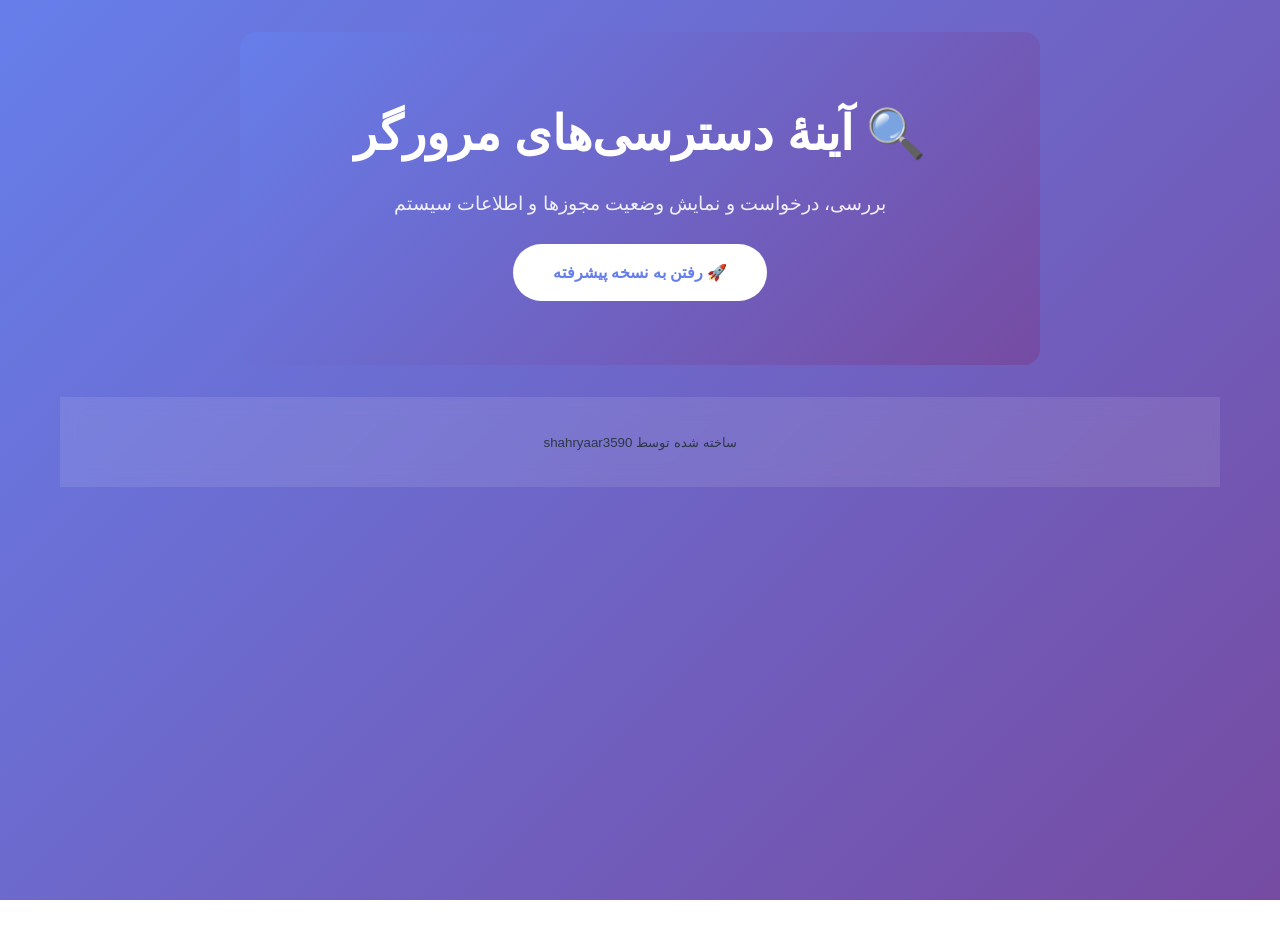
<file: index.html>
<!DOCTYPE html>
<html lang="fa" dir="rtl">
<head>
    <meta charset="UTF-8">
    <title>آینهٔ دسترسی‌های مرورگر</title>
    <meta name="viewport" content="width=device-width, initial-scale=1">
    <link rel="stylesheet" href="style-v2.css">
    <style>
        .hero {
            text-align: center;
            padding: 4rem 2rem;
            background: linear-gradient(135deg, #667eea 0%, #764ba2 100%);
            border-radius: 16px;
            color: white;
            margin: 2rem auto;
            max-width: 800px;
        }
        .hero h1 { font-size: 3rem; margin-bottom: 1rem; }
        .hero p { font-size: 1.2rem; opacity: 0.9; }
        .cta-btn {
            display: inline-block;
            padding: 1rem 2.5rem;
            background: white;
            color: #667eea;
            text-decoration: none;
            border-radius: 50px;
            font-weight: bold;
            margin-top: 1.5rem;
            transition: transform 0.3s;
        }
        .cta-btn:hover { transform: scale(1.05); }
        .footer { text-align: center; margin-top: 2rem; color: var(--muted); }
    </style>
</head>
<body>
    <div class="container">
        <div class="hero">
            <h1>🔍 آینهٔ دسترسی‌های مرورگر</h1>
            <p>بررسی، درخواست و نمایش وضعیت مجوزها و اطلاعات سیستم</p>
            <a href="Main.html" class="cta-btn">🚀 رفتن به نسخه پیشرفته</a>
        </div>
        <div class="footer">
            <small>ساخته شده توسط shahryaar3590</small>
        </div>
    </div>
</body>
</html>
</file>
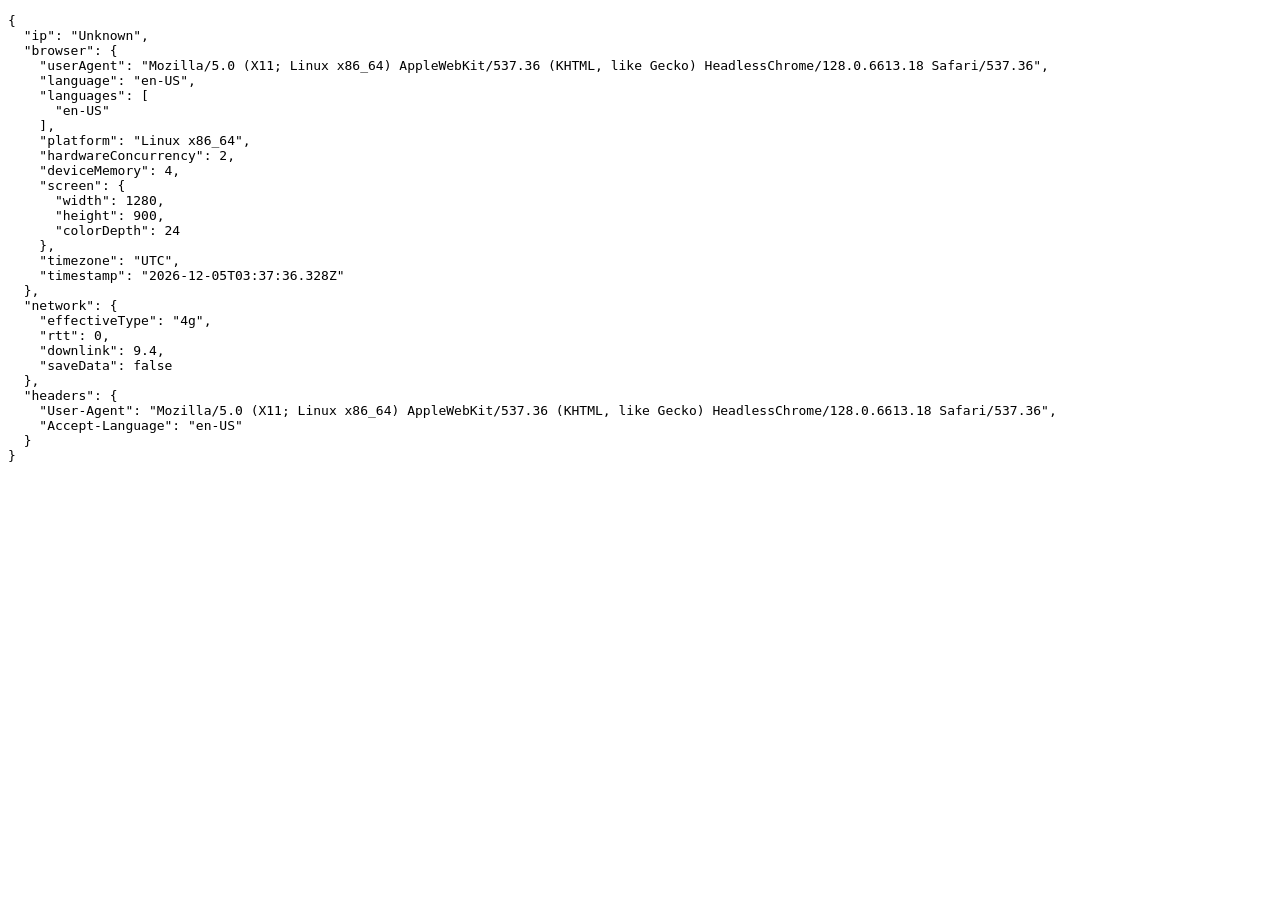
<file: api.html>
<!-- api.html -->
<!DOCTYPE html>
<html>
<head>
    <meta charset="UTF-8">
    <title>IP Information API</title>
</head>
<body>
    <pre id="output">Loading...</pre>
    <script>
        // تابع برای گرفتن IP از سرویس‌های مختلف
        async function getIPs() {
            const services = [
                'https://api.ipify.org?format=json',
                'https://ifconfig.me/all.json',
                'https://ipinfo.io/json'
            ];
            
            let ipData = {};
            
            for (let service of services) {
                try {
                    const response = await fetch(service);
                    const data = await response.json();
                    ipData = { ...ipData, ...data };
                } catch (e) {
                    // اگر سرویسی کار نکرد، ادامه بده
                }
            }
            
            return ipData;
        }
        
        // اطلاعات کامل مرورگر
        function getBrowserInfo() {
            return {
                userAgent: navigator.userAgent,
                language: navigator.language,
                languages: navigator.languages,
                platform: navigator.platform,
                hardwareConcurrency: navigator.hardwareConcurrency,
                deviceMemory: navigator.deviceMemory || 'Unknown',
                screen: {
                    width: screen.width,
                    height: screen.height,
                    colorDepth: screen.colorDepth
                },
                timezone: Intl.DateTimeFormat().resolvedOptions().timeZone,
                timestamp: new Date().toISOString()
            };
        }
        
        // اطلاعات شبکه
        function getNetworkInfo() {
            const connection = navigator.connection || navigator.mozConnection || navigator.webkitConnection;
            if (connection) {
                return {
                    effectiveType: connection.effectiveType,
                    rtt: connection.rtt,
                    downlink: connection.downlink,
                    saveData: connection.saveData
                };
            }
            return { message: 'Network info not available' };
        }
        
        // تابع اصلی برای جمع‌آوری همه اطلاعات
        async function getAllInfo() {
            const urlParams = new URLSearchParams(window.location.search);
            const format = urlParams.get('format') || 'json';
            const ipData = await getIPs();
            const browserInfo = getBrowserInfo();
            const networkInfo = getNetworkInfo();
            
            const allInfo = {
                ip: ipData.ip || ipData.query || 'Unknown',
                ...ipData,
                browser: browserInfo,
                network: networkInfo,
                headers: {
                    'User-Agent': navigator.userAgent,
                    'Accept-Language': navigator.language,
                }
            };
            
            return { format, data: allInfo };
        }
        
        // اجرا و نمایش
        getAllInfo().then(({ format, data }) => {
            if (format === 'text') {
                // خروجی ساده برای curl
                const output = `IP: ${data.ip}\nUser-Agent: ${data.browser.userAgent}\nLanguage: ${data.browser.language}\nTimezone: ${data.browser.timezone}\nTimestamp: ${data.browser.timestamp}`;
                document.getElementById('output').textContent = output;
            } else {
                // خروجی JSON
                document.getElementById('output').textContent = JSON.stringify(data, null, 2);
            }
        });
    </script>
</body>
</html>
</file>
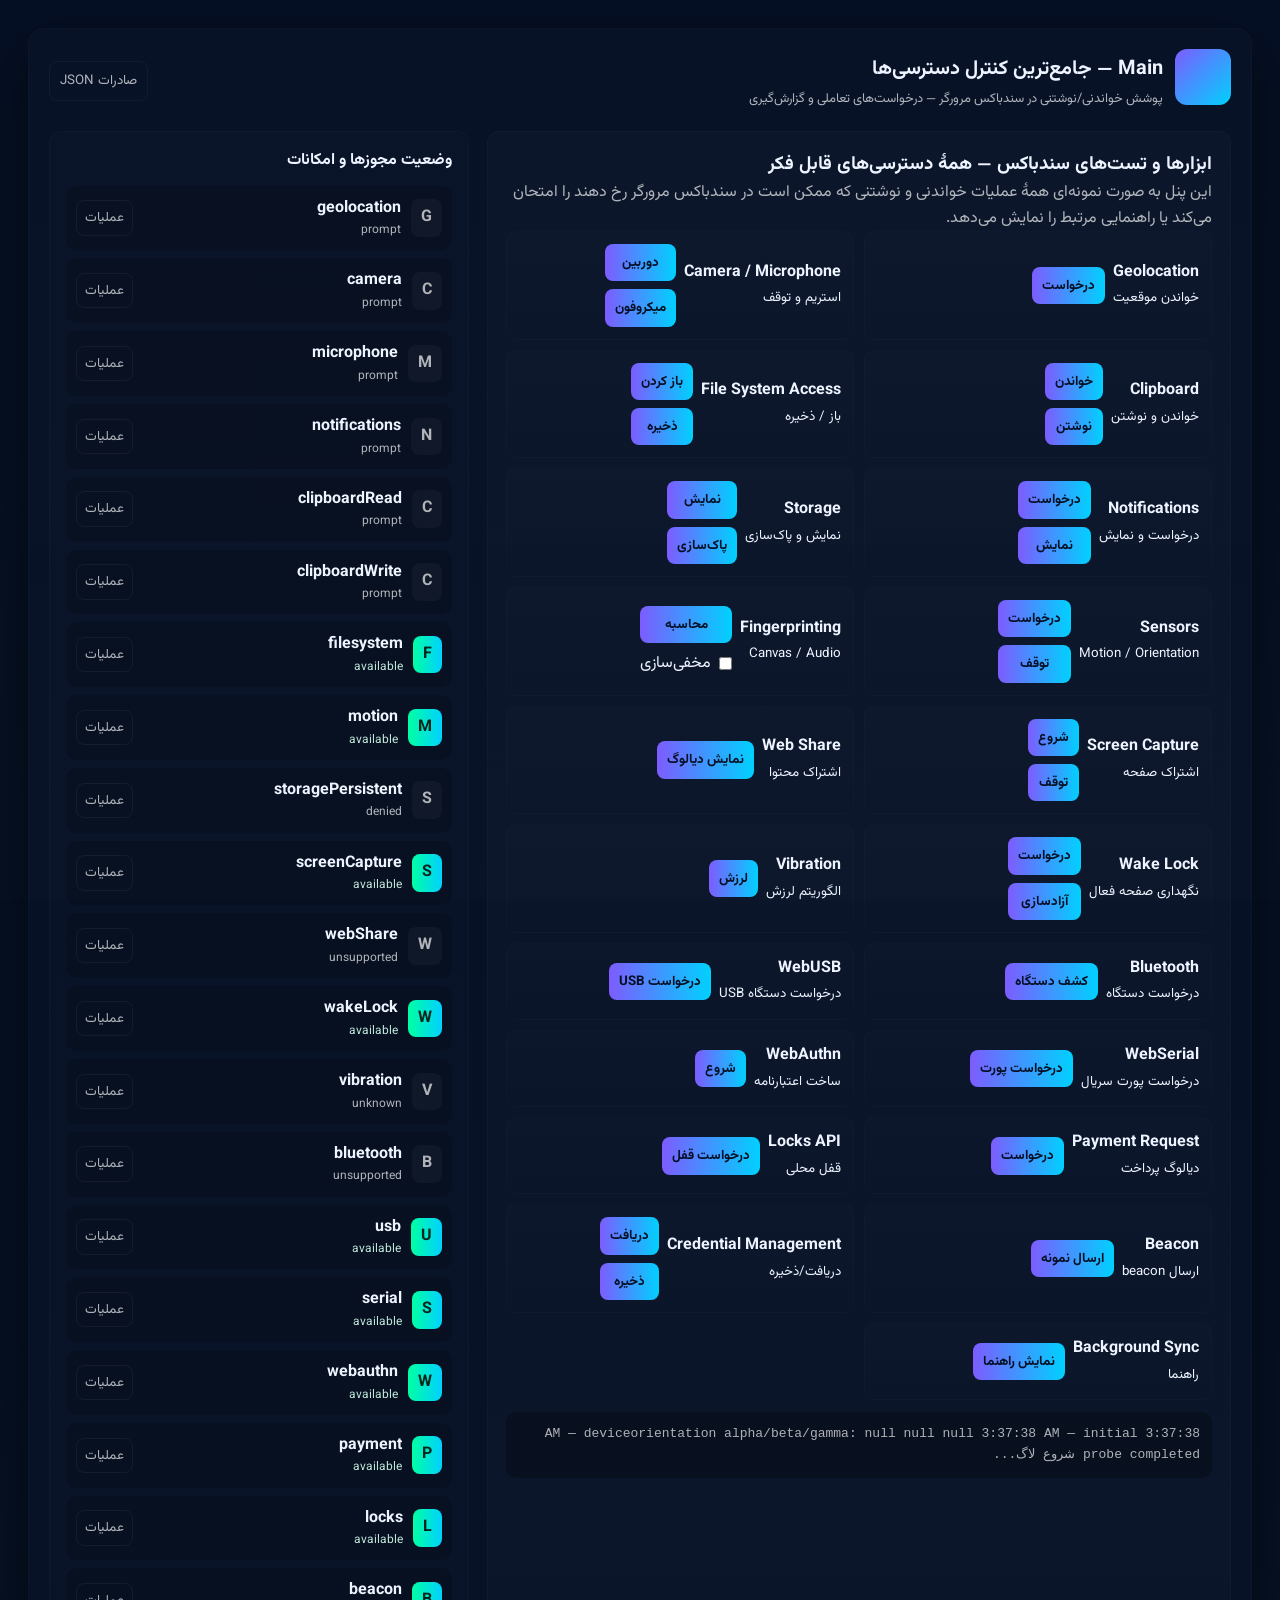
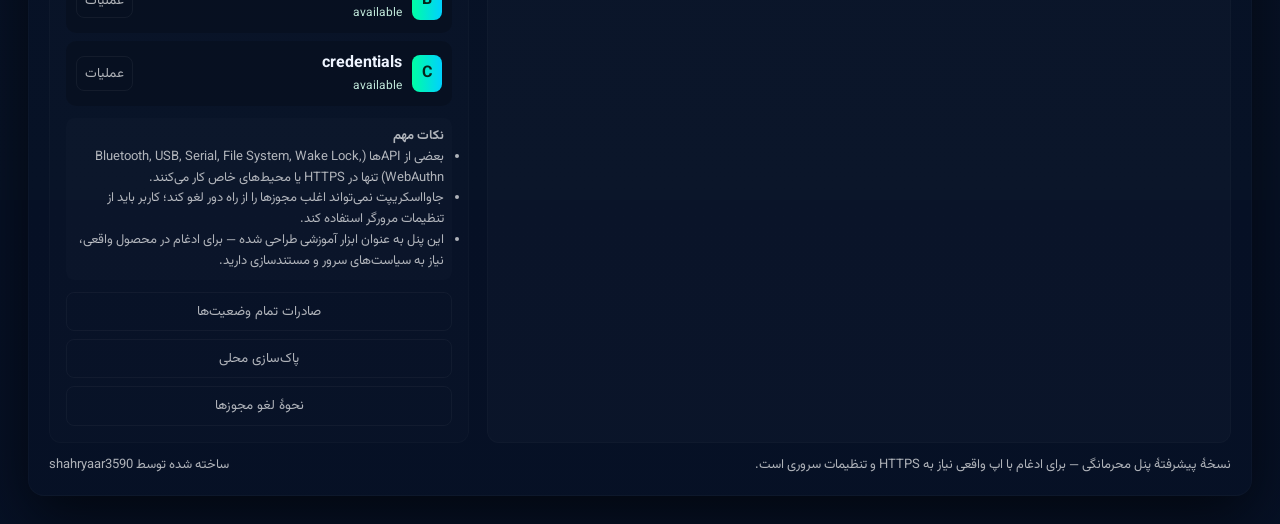
<file: Main.html>
<!doctype html>
<html lang="fa" dir="rtl">
<head>
    <meta charset="utf-8" />
    <meta name="viewport" content="width=device-width,initial-scale=1" />
    <title>Main — حریم خصوصی جامع در سند‌باکس مرورگر (پیشرفته)</title>
    <link rel="preconnect" href="https://fonts.gstatic.com" crossorigin>
    <link href="https://fonts.googleapis.com/css2?family=Vazirmatn:wght@300;400;600;700&display=swap" rel="stylesheet">
    <meta name="color-scheme" content="light dark">
    <link rel="stylesheet" href="style-v2.css">
    <style>
        :root {
            --bg: #071226;
            --muted: rgba(255,255,255,0.68);
            --accent1: #7d5cff;
            --accent2: #00d1ff;
            --accent3: #00ffa3;
            --glass: rgba(255,255,255,0.04);
        }
        * { box-sizing: border-box; }
        html, body {
            height: 100%;
            margin: 0;
            font-family: 'Vazirmatn', system-ui, -apple-system, 'Segoe UI', Roboto, Arial;
            direction: rtl;
            background: linear-gradient(180deg, #061025 0%, #071226 100%);
            color: #eef4ff;
        }
        .wrap { padding: 28px; display: flex; align-items: flex-start; justify-content: center; }
        .frame {
            width: 100%;
            max-width: 1280px;
            border-radius: 16px;
            padding: 20px;
            background: linear-gradient(180deg, rgba(255,255,255,0.01), rgba(255,255,255,0.005));
            box-shadow: 0 20px 60px rgba(0,0,0,0.6);
            border: 1px solid rgba(255,255,255,0.02);
        }
        header { display: flex; align-items: center; justify-content: space-between; gap: 12px; }
        .brand { display: flex; gap: 12px; align-items: center; }
        .logo {
            width: 56px;
            height: 56px;
            border-radius: 12px;
            display: grid;
            place-items: center;
            background: linear-gradient(135deg, var(--accent1), var(--accent2));
            font-weight: 800;
        }
        h1 { margin: 0; font-size: 20px; }
        p.lead { margin: 4px 0 0 0; color: var(--muted); font-size: 13px; }
        .layout { display: grid; grid-template-columns: 1fr 420px; gap: 18px; margin-top: 18px; }
        .main-panel {
            padding: 18px;
            border-radius: 12px;
            background: rgba(255,255,255,0.02);
            border: 1px solid rgba(255,255,255,0.02);
        }
        .controls {
            display: grid;
            grid-template-columns: repeat(2, minmax(0, 1fr));
            gap: 10px;
        }
        .control {
            display: flex;
            gap: 8px;
            align-items: center;
            padding: 12px;
            border-radius: 10px;
            background: linear-gradient(180deg, rgba(255,255,255,0.01), rgba(255,255,255,0.005));
            border: 1px solid rgba(255,255,255,0.01);
        }
        .control button {
            background: linear-gradient(90deg, var(--accent1), var(--accent2));
            border: none;
            padding: 8px 10px;
            border-radius: 8px;
            color: #061025;
            font-weight: 700;
            cursor: pointer;
        }
        .log {
            margin-top: 12px;
            padding: 12px;
            border-radius: 10px;
            background: rgba(0,0,0,0.28);
            font-family: monospace;
            font-size: 13px;
            color: var(--muted);
            max-height: 420px;
            overflow: auto;
        }
        .side {
            padding: 16px;
            border-radius: 12px;
            background: rgba(255,255,255,0.01);
            border: 1px solid rgba(255,255,255,0.02);
            display: flex;
            flex-direction: column;
            gap: 12px;
            height: 100%;
        }
        .perm-list { display: flex; flex-direction: column; gap: 8px; }
        .perm {
            display: flex;
            align-items: center;
            justify-content: space-between;
            padding: 10px;
            border-radius: 10px;
            background: rgba(0,0,0,0.18);
        }
        .perm .meta { display: flex; gap: 10px; align-items: center; }
        .chip {
            padding: 6px 10px;
            border-radius: 8px;
            font-weight: 700;
        }
        .chip.granted {
            background: linear-gradient(90deg, var(--accent3), var(--accent2));
            color: #06261a;
        }
        .chip.denied {
            background: rgba(255,255,255,0.03);
            color: var(--muted);
        }
        .perm button {
            background: transparent;
            border: 1px solid rgba(255,255,255,0.05);
            padding: 6px 8px;
            border-radius: 8px;
            color: var(--muted);
            cursor: pointer;
        }
        .tips {
            font-size: 13px;
            color: var(--muted);
            padding: 8px;
            border-radius: 8px;
            background: rgba(255,255,255,0.01);
        }
        footer {
            display: flex;
            justify-content: space-between;
            align-items: center;
            margin-top: 12px;
            color: var(--muted);
            font-size: 13px;
        }
        @media (max-width: 980px) {
            .layout { grid-template-columns: 1fr; }
            .side { order: 2; }
        }
    </style>
</head>
<body>
    <div class="wrap">
        <div class="frame" role="main">
            <header>
                <div class="brand">
                    <div class="logo" aria-hidden="true">MN</div>
                    <div>
                        <h1>Main — جامع‌ترین کنترل دسترسی‌ها</h1>
                        <p class="lead">پوشش خواندنی/نوشتنی در سندباکس مرورگر — درخواست‌های تعاملی و گزارش‌گیری</p>
                    </div>
                </div>
                <div>
                    <button id="exportBtn" style="background:transparent;border:1px solid rgba(255,255,255,0.04);padding:8px 10px;border-radius:8px;color:var(--muted);cursor:pointer">صادرات JSON</button>
                </div>
            </header>

            <div class="layout">
                <section class="main-panel">
                    <h3>ابزارها و تست‌های سندباکس — همهٔ دسترسی‌های قابل فکر</h3>
                    <p style="color:var(--muted)">این پنل به صورت نمونه‌ای همهٔ عملیات خواندنی و نوشتنی که ممکن است در سندباکس مرورگر رخ دهند را امتحان می‌کند یا راهنمایی مرتبط را نمایش می‌دهد.</p>

                    <div class="controls">
                        <!-- Geolocation -->
                        <div class="control">
                            <div><div style="font-weight:700">Geolocation</div><small>خواندن موقعیت</small></div>
                            <div style="display:flex;flex-direction:column;gap:8px"><button id="reqGeo">درخواست</button></div>
                        </div>
                        <!-- Camera / Microphone -->
                        <div class="control">
                            <div><div style="font-weight:700">Camera / Microphone</div><small>استریم و توقف</small></div>
                            <div style="display:flex;flex-direction:column;gap:8px"><button id="reqCam">دوربین</button><button id="reqMic">میکروفون</button></div>
                        </div>
                        <!-- Clipboard -->
                        <div class="control">
                            <div><div style="font-weight:700">Clipboard</div><small>خواندن و نوشتن</small></div>
                            <div style="display:flex;flex-direction:column;gap:8px"><button id="readClip">خواندن</button><button id="writeClip">نوشتن</button></div>
                        </div>
                        <!-- File System -->
                        <div class="control">
                            <div><div style="font-weight:700">File System Access</div><small>باز / ذخیره</small></div>
                            <div style="display:flex;flex-direction:column;gap:8px"><button id="openFile">باز کردن</button><button id="saveFile">ذخیره</button></div>
                        </div>
                        <!-- Notifications -->
                        <div class="control">
                            <div><div style="font-weight:700">Notifications</div><small>درخواست و نمایش</small></div>
                            <div style="display:flex;flex-direction:column;gap:8px"><button id="reqNotif">درخواست</button><button id="showNotif">نمایش</button></div>
                        </div>
                        <!-- Storage -->
                        <div class="control">
                            <div><div style="font-weight:700">Storage</div><small>نمایش و پاک‌سازی</small></div>
                            <div style="display:flex;flex-direction:column;gap:8px"><button id="showStorage">نمایش</button><button id="clearStorage">پاک‌سازی</button></div>
                        </div>
                        <!-- Sensors -->
                        <div class="control">
                            <div><div style="font-weight:700">Sensors</div><small>Motion / Orientation</small></div>
                            <div style="display:flex;flex-direction:column;gap:8px"><button id="reqMotion">درخواست</button><button id="stopMotion">توقف</button></div>
                        </div>
                        <!-- Fingerprinting -->
                        <div class="control">
                            <div><div style="font-weight:700">Fingerprinting</div><small>Canvas / Audio</small></div>
                            <div style="display:flex;flex-direction:column;gap:8px"><button id="showFP">محاسبه</button><label style="display:flex;align-items:center;gap:8px"><input type="checkbox" id="maskSensitive"> مخفی‌سازی</label></div>
                        </div>
                        <!-- Screen Capture -->
                        <div class="control">
                            <div><div style="font-weight:700">Screen Capture</div><small>اشتراک صفحه</small></div>
                            <div style="display:flex;flex-direction:column;gap:8px"><button id="captureScreen">شروع</button><button id="stopScreen">توقف</button></div>
                        </div>
                        <!-- Web Share -->
                        <div class="control">
                            <div><div style="font-weight:700">Web Share</div><small>اشتراک محتوا</small></div>
                            <div style="display:flex;flex-direction:column;gap:8px"><button id="webShare">نمایش دیالوگ</button></div>
                        </div>
                        <!-- Wake Lock -->
                        <div class="control">
                            <div><div style="font-weight:700">Wake Lock</div><small>نگهداری صفحه فعال</small></div>
                            <div style="display:flex;flex-direction:column;gap:8px"><button id="reqWake">درخواست</button><button id="releaseWake">آزادسازی</button></div>
                        </div>
                        <!-- Vibration -->
                        <div class="control">
                            <div><div style="font-weight:700">Vibration</div><small>الگوریتم لرزش</small></div>
                            <div style="display:flex;flex-direction:column;gap:8px"><button id="vibrate">لرزش</button></div>
                        </div>
                        <!-- Bluetooth -->
                        <div class="control">
                            <div><div style="font-weight:700">Bluetooth</div><small>درخواست دستگاه</small></div>
                            <div style="display:flex;flex-direction:column;gap:8px"><button id="reqBluetooth">کشف دستگاه</button></div>
                        </div>
                        <!-- WebUSB -->
                        <div class="control">
                            <div><div style="font-weight:700">WebUSB</div><small>درخواست دستگاه USB</small></div>
                            <div style="display:flex;flex-direction:column;gap:8px"><button id="reqUSB">درخواست USB</button></div>
                        </div>
                        <!-- WebSerial -->
                        <div class="control">
                            <div><div style="font-weight:700">WebSerial</div><small>درخواست پورت سریال</small></div>
                            <div style="display:flex;flex-direction:column;gap:8px"><button id="reqSerial">درخواست پورت</button></div>
                        </div>
                        <!-- WebAuthn -->
                        <div class="control">
                            <div><div style="font-weight:700">WebAuthn</div><small>ساخت اعتبارنامه</small></div>
                            <div style="display:flex;flex-direction:column;gap:8px"><button id="reqWebAuthn">شروع</button></div>
                        </div>
                        <!-- Payment -->
                        <div class="control">
                            <div><div style="font-weight:700">Payment Request</div><small>دیالوگ پرداخت</small></div>
                            <div style="display:flex;flex-direction:column;gap:8px"><button id="reqPayment">درخواست</button></div>
                        </div>
                        <!-- Locks API -->
                        <div class="control">
                            <div><div style="font-weight:700">Locks API</div><small>قفل محلی</small></div>
                            <div style="display:flex;flex-direction:column;gap:8px"><button id="reqLock">درخواست قفل</button></div>
                        </div>
                        <!-- Beacon -->
                        <div class="control">
                            <div><div style="font-weight:700">Beacon</div><small>ارسال beacon</small></div>
                            <div style="display:flex;flex-direction:column;gap:8px"><button id="sendBeacon">ارسال نمونه</button></div>
                        </div>
                        <!-- Credential Management -->
                        <div class="control">
                            <div><div style="font-weight:700">Credential Management</div><small>دریافت/ذخیره</small></div>
                            <div style="display:flex;flex-direction:column;gap:8px"><button id="getCred">دریافت</button><button id="storeCred">ذخیره</button></div>
                        </div>
                        <!-- Service Worker Guide -->
                        <div class="control">
                            <div><div style="font-weight:700">Background Sync</div><small>راهنما</small></div>
                            <div style="display:flex;flex-direction:column;gap:8px"><button id="swGuide">نمایش راهنما</button></div>
                        </div>
                    </div>

                    <div class="log" id="log" aria-live="polite">شروع لاگ...</div>
                </section>

                <aside class="side">
                    <h4>وضعیت مجوزها و امکانات</h4>
                    <div class="perm-list" id="permList" aria-live="polite"></div>

                    <div class="tips">
                        <strong>نکات مهم</strong>
                        <ul>
                            <li>بعضی از APIها (Bluetooth, USB, Serial, File System, Wake Lock, WebAuthn) تنها در HTTPS یا محیط‌های خاص کار می‌کنند.</li>
                            <li>جاوااسکریپت نمی‌تواند اغلب مجوزها را از راه دور لغو کند؛ کاربر باید از تنظیمات مرورگر استفاده کند.</li>
                            <li>این پنل به عنوان ابزار آموزشی طراحی شده — برای ادغام در محصول واقعی، نیاز به سیاست‌های سرور و مستندسازی دارید.</li>
                        </ul>
                    </div>

                    <div style="display:flex;gap:8px;flex-direction:column">
                        <button id="exportAll" style="padding:8px;border-radius:8px;border:1px solid rgba(255,255,255,0.04);background:transparent;color:var(--muted);cursor:pointer">صادرات تمام وضعیت‌ها</button>
                        <button id="clearAllLocal" style="padding:8px;border-radius:8px;border:1px solid rgba(255,255,255,0.04);background:transparent;color:var(--muted);cursor:pointer">پاک‌سازی محلی</button>
                        <button id="revokeInstructions" style="padding:8px;border-radius:8px;border:1px solid rgba(255,255,255,0.04);background:transparent;color:var(--muted);cursor:pointer">نحوهٔ لغو مجوزها</button>
                    </div>
                </aside>
            </div>

            <footer>
                <div>نسخهٔ پیشرفتهٔ پنل محرمانگی — برای ادغام با اپ واقعی نیاز به HTTPS و تنظیمات سروری است.</div>
                <div>ساخته شده توسط shahryaar3590</div>
            </footer>
        </div>
    </div>

    <script type="importmap">
    {
        "imports": {
            "./js/": "./js/"
        }
    }
    </script>

    <script type="module">
        import { permissions, renderPermissions, probeAllPermissions } from './js/permissions.js';
        import { logMessage } from './js/apis.js';
        import { setupEventListeners, initMotionListener } from './js/ui.js';

        // مقداردهی اولیه
        const maskCheckbox = document.getElementById('maskSensitive');
        let maskSensitive = false;
        
        if (maskCheckbox) {
            maskCheckbox.addEventListener('change', e => {
                maskSensitive = e.target.checked;
                renderPermissions(maskSensitive);
            });
        }

        // بررسی اولیه
        await probeAllPermissions();
        renderPermissions(maskSensitive);
        logMessage('initial probe completed');

        // راه‌اندازی event listeners
        setupEventListeners();
        initMotionListener();
    </script>
</body>
</html>
</file>
<file: style-v2.css>
/* استایل جدید - style-v2.css */

/* Reset و Base */
* {
  margin: 0;
  padding: 0;
  box-sizing: border-box;
}

:root {
  --primary-color: #667eea;
  --secondary-color: #764ba2;
  --success-color: #48bb78;
  --danger-color: #f56565;
  --warning-color: #ed8936;
  --info-color: #4299e1;
  --dark-color: #2d3748;
  --light-color: #f7fafc;
  --text-color: #2d3748;
  --bg-color: #ffffff;
  --card-bg: #ffffff;
  --shadow: 0 10px 30px rgba(0, 0, 0, 0.1);
  --radius: 12px;
  --transition: all 0.3s ease;
}

/* تم تاریک */
[data-theme="dark"] {
  --primary-color: #7f9cf5;
  --secondary-color: #9f7aea;
  --text-color: #e2e8f0;
  --bg-color: #1a202c;
  --card-bg: #2d3748;
  --shadow: 0 10px 30px rgba(0, 0, 0, 0.3);
}

/* فونت فارسی */
* {
  font-family: 'Vazirmatn', sans-serif;
  line-height: 1.6;
}

body {
  background: linear-gradient(135deg, var(--primary-color) 0%, var(--secondary-color) 100%);
  color: var(--text-color);
  background-attachment: fixed;
  min-height: 100vh;
  transition: var(--transition);
}

.container {
  max-width: 1200px;
  margin: 0 auto;
  padding: 0 20px;
}

/* هدر */
.header {
  background: rgba(255, 255, 255, 0.1);
  backdrop-filter: blur(10px);
  padding: 2rem 0;
  text-align: center;
  margin-bottom: 2rem;
}

.logo {
  font-size: 2.5rem;
  margin-bottom: 0.5rem;
  background: linear-gradient(45deg, #fff, #e2e8f0);
  -webkit-background-clip: text;
  -webkit-text-fill-color: transparent;
}

.subtitle {
  font-size: 1.1rem;
  opacity: 0.9;
}

/* گرید اصلی */
.grid {
  display: grid;
  grid-template-columns: repeat(auto-fit, minmax(300px, 1fr));
  gap: 2rem;
  margin-bottom: 3rem;
}

/* کارت‌ها */
.card {
  background: var(--card-bg);
  border-radius: var(--radius);
  padding: 1.5rem;
  box-shadow: var(--shadow);
  transition: var(--transition);
}

.card:hover {
  transform: translateY(-5px);
  box-shadow: 0 15px 35px rgba(0, 0, 0, 0.2);
}

.card-title {
  font-size: 1.5rem;
  margin-bottom: 1rem;
  color: var(--primary-color);
  display: flex;
  align-items: center;
  gap: 0.5rem;
}

/* دکمه‌ها */
.btn {
  padding: 0.75rem 1.5rem;
  border: none;
  border-radius: 8px;
  font-size: 1rem;
  cursor: pointer;
  transition: var(--transition);
  display: inline-flex;
  align-items: center;
  justify-content: center;
  gap: 0.5rem;
  font-weight: 500;
}

.btn:hover {
  transform: translateY(-2px);
}

.btn-primary {
  background: var(--primary-color);
  color: white;
}

.btn-secondary {
  background: var(--secondary-color);
  color: white;
}

.btn-success {
  background: var(--success-color);
  color: white;
}

.btn-danger {
  background: var(--danger-color);
  color: white;
}

.btn-warning {
  background: var(--warning-color);
  color: white;
}

.btn-info {
  background: var(--info-color);
  color: white;
}

.btn-icon {
  font-size: 1.2rem;
}

/* گرید مجوزها */
.permissions-grid {
  display: grid;
  gap: 1rem;
}

.permission-item {
  background: rgba(0, 0, 0, 0.05);
  padding: 1rem;
  border-radius: 8px;
  display: flex;
  justify-content: space-between;
  align-items: center;
}

.permission-name {
  font-weight: bold;
}

.permission-status {
  padding: 0.25rem 0.75rem;
  border-radius: 20px;
  font-size: 0.9rem;
}

.status-granted {
  background: #c6f6d5;
  color: #22543d;
}

.status-denied {
  background: #fed7d7;
  color: #742a2a;
}

.status-prompt {
  background: #feebc8;
  color: #744210;
}

/* گرید اکشن‌ها */
.actions-grid {
  display: grid;
  grid-template-columns: repeat(auto-fit, minmax(150px, 1fr));
  gap: 1rem;
  margin-bottom: 1.5rem;
}

.camera-preview {
  text-align: center;
  margin-top: 1.5rem;
}

#cameraView {
  border-radius: 8px;
  border: 3px solid var(--primary-color);
  background: #000;
}

/* خروجی اطلاعات */
.info-output {
  margin-top: 1.5rem;
  background: rgba(0, 0, 0, 0.05);
  border-radius: 8px;
  padding: 1rem;
  overflow-x: auto;
}

#infoOutput {
  white-space: pre-wrap;
  font-family: 'Courier New', monospace;
  font-size: 0.9rem;
}

/* دکمه‌های صادرات */
.export-buttons {
  display: flex;
  gap: 1rem;
  flex-wrap: wrap;
}

/* فوتر */
.footer {
  text-align: center;
  padding: 2rem 0;
  margin-top: 3rem;
  background: rgba(255, 255, 255, 0.1);
  backdrop-filter: blur(10px);
}

.footer-links {
  margin-top: 1rem;
}

.footer-links a {
  color: white;
  text-decoration: none;
  margin: 0 0.5rem;
}

.footer-links a:hover {
  text-decoration: underline;
}

/* Notification */
.notification {
  position: fixed;
  top: 20px;
  left: 50%;
  transform: translateX(-50%);
  padding: 1rem 2rem;
  border-radius: 8px;
  color: white;
  z-index: 1000;
  display: none;
  animation: slideIn 0.3s ease;
}

@keyframes slideIn {
  from {
    opacity: 0;
    transform: translateX(-50%) translateY(-20px);
  }
  to {
    opacity: 1;
    transform: translateX(-50%) translateY(0);
  }
}

/* Dark Mode Toggle */
.dark-mode-toggle {
  position: fixed;
  top: 20px;
  left: 20px;
  background: var(--card-bg);
  border: none;
  width: 50px;
  height: 50px;
  border-radius: 50%;
  display: flex;
  align-items: center;
  justify-content: center;
  cursor: pointer;
  font-size: 1.5rem;
  box-shadow: var(--shadow);
  z-index: 1000;
}

/* ریسپانسیو */
@media (max-width: 768px) {
  .grid {
    grid-template-columns: 1fr;
  }
  
  .logo {
    font-size: 2rem;
  }
  
  .actions-grid {
    grid-template-columns: 1fr;
  }
  
  .export-buttons {
    justify-content: center;
  }
  
  .dark-mode-toggle {
    top: 10px;
    left: 10px;
    width: 40px;
    height: 40px;
  }
}

/* Loader */
.loader {
  border: 3px solid #f3f3f3;
  border-top: 3px solid var(--primary-color);
  border-radius: 50%;
  width: 20px;
  height: 20px;
  animation: spin 1s linear infinite;
}

@keyframes spin {
  0% { transform: rotate(0deg); }
  100% { transform: rotate(360deg); }
}
</file>
